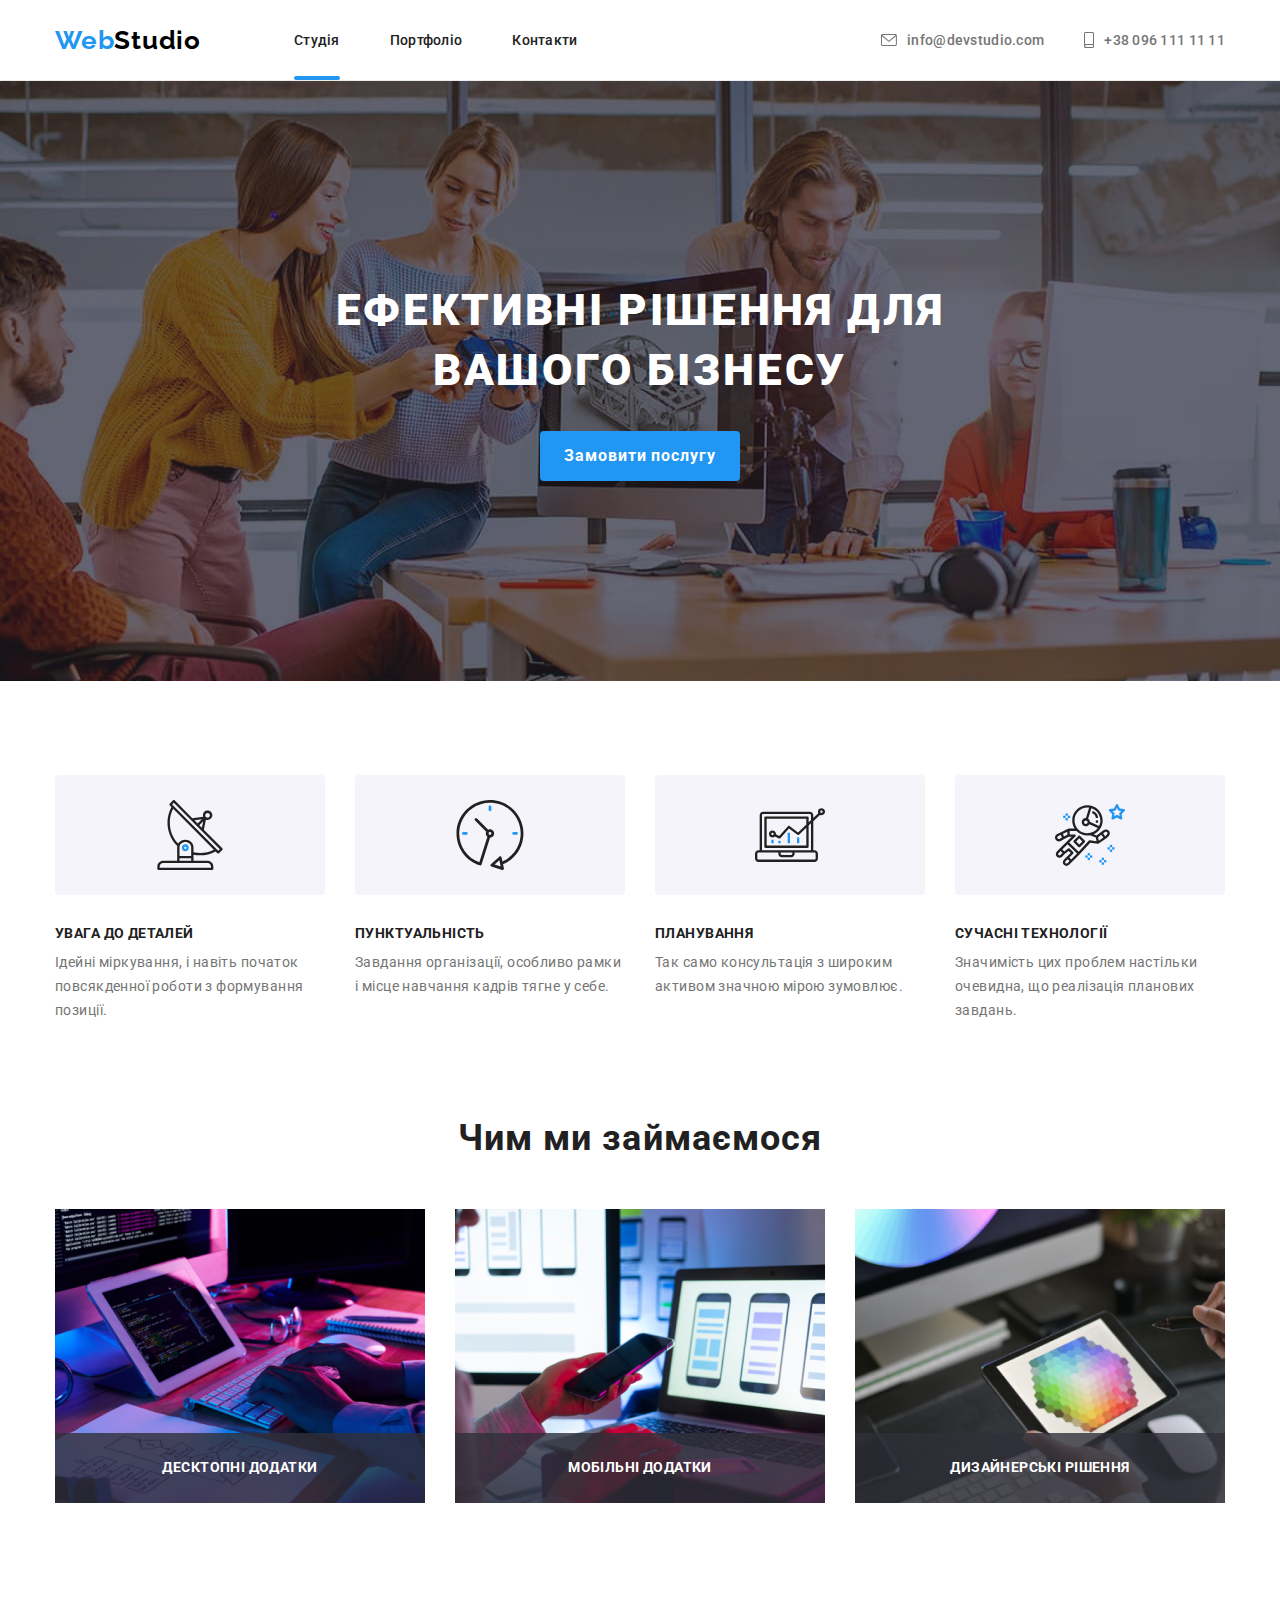
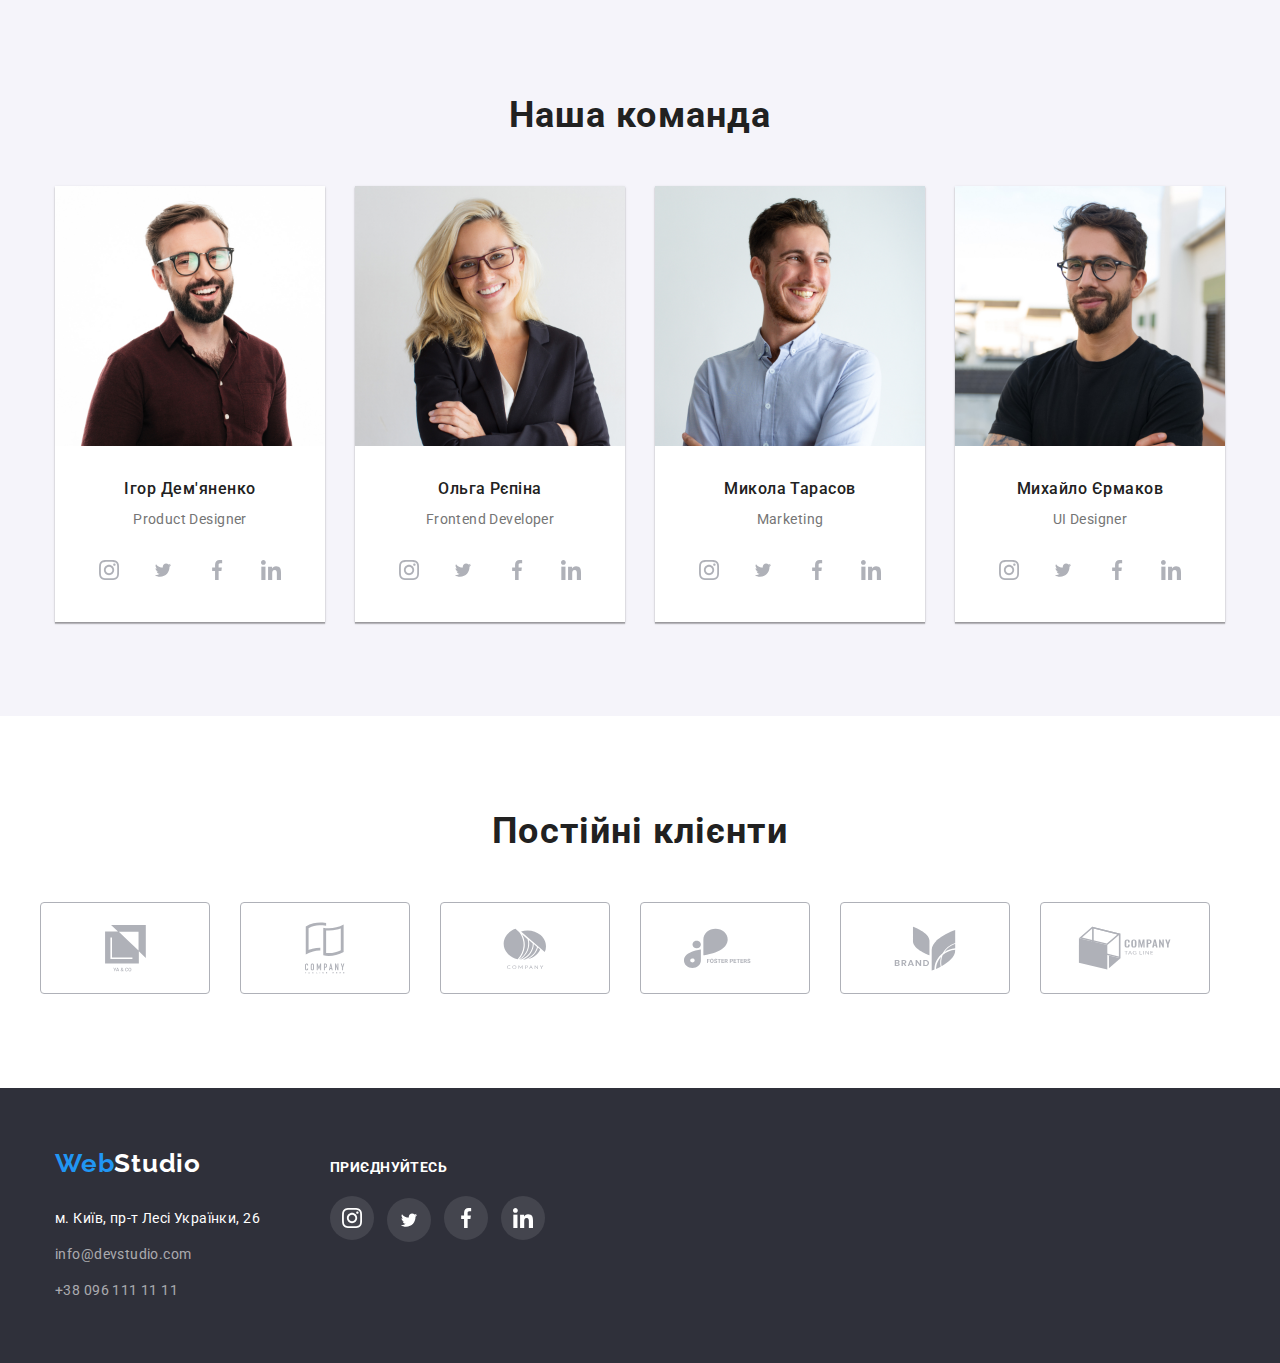
<file: index.html>
<!DOCTYPE html>
<html lang="en">
 <head>
    <meta charset="UTF-8">
    <meta http-equiv="X-UA-Compatible" content="IE=edge">
    <meta name="viewport" content="width=device-width, initial-scale=1.0">
    <title>Document</title>
    <link rel="preconnect" href="https://fonts.googleapis.com">
<link rel="preconnect" href="https://fonts.gstatic.com" crossorigin>
<link href="https://fonts.googleapis.com/css2?family=Raleway:wght@700&family=Roboto:wght@400;500;700;900&display=swap" rel="stylesheet">
<link rel="stylesheet" href="https://cdnjs.cloudflare.com/ajax/libs/modern-normalize/1.1.0/modern-normalize.min.css">
    <link rel="stylesheet" href="./css/styles.css">
    
 </head>
 <body>
     <!--Шапка-->
       <header class="page-header">
        <div class="container main-nav">
        <a class="logotip" href="./index.html"> <span class="logo">Web</span>Studio</a>
    <nav>
    <ul class="site-nav">
        <li class="item"><a href="./index.html" class="menu-items current">Студія</a></li>
        <li class="item"><a href="./portfolio.html" class="menu-items">Портфоліо</a></li>
        <li class="item"><a href="" class="menu-items">Контакти</a></li>
    </ul>
    </nav>
    <ul class="auth-nav">
        <li class="item">
            <a href="info@devstudio.com" class="link">
                <svg class="auth-nav-icon" width="16" height="12">
                <use href="./images/icons.svg#icon-envelope"></use>
                </svg>
                info@devstudio.com</a> </li>
        <li class="item">
            <a href="+380961111111" class="link">
                <svg class="auth-nav-icon" width="10" height="16">
                <use href="./images/icons.svg#icon-smartphone"></use>
            </svg>
                +38 096 111 11 11</a></li>
    </ul>
     </div>
       </header>
   <!--Тіло-->
   <main >
    <!--Герой-->
    <section class="hero">
        <div class="container">
            <h1 class="hero-title">Ефективні рішення для <br> вашого бізнесу</h1>
            <button data-modal-open class="button" type="button">Замовити послугу</button>
        </div>
    </section>

   <!--Особливості-->
    <section class="section features">  
        <div class="container ">
     <ul class="preference">
        <li class="preference-list">
           <div class="preference-list icon">
            <svg width="70" height="70">
                <use href="./images/icons.svg#icon-antenna"></use>
            </svg>
           </div>
            <h3 class="title-item">Увага до деталей</h3>
        <p class="text">Ідейні міркування, і навіть початок повсякденної роботи з формування позиції.</p>
        </li>
        <li class="preference-list">
            <div class="preference-list icon">
                <svg width="70" height="70">
                    <use href="./images/icons.svg#icon-clock"></use>
                </svg>
            </div>
            <h3 class="title-item">Пунктуальність</h3>
        <p class="text">Завдання організації, особливо рамки і місце навчання кадрів тягне у себе.</p>
        </li>
        <li class="preference-list">
            <div class="preference-list icon">
            <svg width="70" height="70">
                <use href="./images/icons.svg#icon-diagram"></use>
            </svg>
            </div>
            <h3 class="title-item">Планування</h3>
        <p class="text">Так само консультація з широким активом значною мірою зумовлює.</p> 
        </li>
        <li class="preference-list">
            <div class="preference-list icon">
            <svg width="70" height="70">
                <use href="./images/icons.svg#icon-astronaut"></use>
            </svg>
            </div>
            <h3 class="title-item">Сучасні технології</h3>
        <p class="text">Значимість цих проблем настільки очевидна, що реалізація планових завдань.</p>
        </li>
     </ul>
     </div>
    </section>
    <!--Чим ми займаємося-->
    <section class="section">
        <div class="container">
        <h2 class="section-title">Чим ми займаємося</h2>
        <ul class="photo-section">
            <li class="photo"> 
                <img src="./images/box1.jpg" alt="написання html" width="370" height="294">
             <div class="label">
                <p class="label-text">Десктопні додатки</p>
             </div>
            </li>
            <li class="photo">
                <img src="./images/box2.jpg" alt="адаптація під мобільні пристрої" width="370">
            <div class="label">
                <p class="label-text">Мобільні додатки</p>
            </div>
            </li>
            <li class="photo">
                <img src="./images/img2.jpg" alt="розробка дизайну" width="370">
            <div class="label">
                <p class="label-text">Дизайнерські рішення</p>
            </div>
            </li>
        </ul>
    </div>
    </section>
    <!--Наша команда-->
    <section class="section-team">
        <div class="container">
        <h2 class="section-title">Наша команда</h2>
        <ul class="main-team">
            <li class="card">
                <img src="./images/img-3.jpg" alt="фото дизайнера" width="270">
                <div class="bottom-card">
                    <h3 class="title">Ігор Дем'яненко</h3>
                <p class="text-card">Product Designer</p>
                <div class="card-links">
                    <a class="card-logo " href=""><svg class="card-social-logo" width="20" height="20">
                        <use href="./images/icons.svg#icon-instagram"></use>
                    </svg></a>
                    <a class="card-logo" href=""><svg class="card-social-logo" width="20" height="16.25">
                            <use href="./images/icons.svg#icon-twitter"></use>
                        </svg></a>
                        <a class="card-logo" href=""><svg class="card-social-logo" width="20" height="20">
                                <use href="./images/icons.svg#icon-facebook"></use>
                            </svg></a>
                            <a class="card-logo" href=""><svg class="card-social-logo" width="20" height="20">
                                    <use href="./images/icons.svg#icon-linkedin"></use>
                                </svg></a>
                </div>
                </div>
            </li>
            <li class="card">
                <img src="./images/img-2.jpg" alt=" фото розробника" width="270">
                <div class="bottom-card">
                    <h3 class="title">Ольга Рєпіна</h3>
                <p class="text-card">Frontend Developer</p>
                <div class="card-links">
                    <a class="card-logo " href=""><svg class="card-social-logo" width="20" height="20">
                            <use href="./images/icons.svg#icon-instagram"></use>
                        </svg></a>
                    <a class="card-logo" href=""><svg class="card-social-logo" width="20" height="16.25">
                            <use href="./images/icons.svg#icon-twitter"></use>
                        </svg></a>
                    <a class="card-logo" href=""><svg class="card-social-logo" width="20" height="20">
                            <use href="./images/icons.svg#icon-facebook"></use>
                        </svg></a>
                    <a class="card-logo" href=""><svg class="card-social-logo" width="20" height="20">
                            <use href="./images/icons.svg#icon-linkedin"></use>
                        </svg></a>
                </div>
                </div>
            </li>
            <li class="card">
                <img src="./images/img-1.jpg" alt="фото маркетолога" width="270">
               <div class="bottom-card">
                <h3 class="title">Микола Тарасов</h3>
                <p class="text-card">Marketing</p>
                <div class="card-links">
                    <a class="card-logo " href=""><svg class="card-social-logo" width="20" height="20">
                            <use href="./images/icons.svg#icon-instagram"></use>
                        </svg></a>
                    <a class="card-logo" href=""><svg class="card-social-logo" width="20" height="16.25">
                            <use href="./images/icons.svg#icon-twitter"></use>
                        </svg></a>
                    <a class="card-logo" href=""><svg class="card-social-logo" width="20" height="20">
                            <use href="./images/icons.svg#icon-facebook"></use>
                        </svg></a>
                    <a class="card-logo" href=""><svg class="card-social-logo" width="20" height="20">
                            <use href="./images/icons.svg#icon-linkedin"></use>
                        </svg></a>
                </div>
               </div>
            </li>
            <li class="card">
                <img src="./images/img.jpg" alt="фото дизайнера" width="270">
               <div class="bottom-card">
                <h3 class="title">Михайло Єрмаков</h3>
                <p class="text-card">UI Designer</p>
                <div class="card-links">
                    <a class="card-logo " href=""><svg class="card-social-logo" width="20" height="20">
                            <use href="./images/icons.svg#icon-instagram"></use>
                        </svg></a>
                    <a class="card-logo" href=""><svg class="card-social-logo" width="20" height="16.25">
                            <use href="./images/icons.svg#icon-twitter"></use>
                        </svg></a>
                    <a class="card-logo" href=""><svg class="card-social-logo" width="20" height="20">
                            <use href="./images/icons.svg#icon-facebook"></use>
                        </svg></a>
                    <a class="card-logo" href=""><svg class="card-social-logo" width="20" height="20">
                            <use href="./images/icons.svg#icon-linkedin"></use>
                        </svg></a>
                </div>
               </div>
            </li>
        </ul>
     </div>
    </section>
    <section class="section">
        <div class="container">
            <h2 class="section-title">Постійні клієнти</h2>
            <!-- usual client -->
            <ul class="company-list">
                <li >
                    <button class="company">
                    <svg width="41" height="46.7">
                        <use href="./images/icons.svg#icon-Union"></use>
                    </svg>
                </li>
                <li>
                    <button class="company">
                    <svg width="40" height="52">
                        <use href="./images/icons.svg#icon-tagline-hare"></use>
                
                    </svg>
                    </button>
                </li>
                <li>
                    <button class="company">
                    <svg width="43.46" height="41.18">
                        <use href="./images/icons.svg#icon-company"></use>
                
                    </svg>
                    </button>
                </li>
                <li>
                    <button class="company">
                    <svg width="84.44" height="40.62">
                        <use href="./images/icons.svg#icon-foster-peters"></use>
                    </svg>
                    </button>
                </li>
                <li>
                    <button class="company">
                    <svg width="62.54" height="45.43">
                        <use href="./images/icons.svg#icon-brand"></use>
                
                    </svg>
                    </button>
                </li>
                <li>
                    <button class="company">
                    <svg width="93.79" height="43.93">
                        <use href="./images/icons.svg#icon-tag-line"></use>
                
                    </svg>
                    </button>
                </li>
            </ul>
        </div>
    </section>
   </main>
    <!--Підвал-->
    <footer class="footers">
        <div class="container foot">
            <div class="footer-column">
        <a class="footer-logo" href="./index.html"> <span class="logo">Web</span>Studio</a>
       <address class="adres-footer">
       <p class="adres">м. Київ, пр-т Лесі Українки, 26</p>
       <a href="info@devstudio.com" class="link-footer">info@devstudio.com</a> <br>
       <a href="+380961111111" class="link-footer">+38 096 111 11 11</a>
       </address> 
    </div>
    <!-- social link -->
    <div class="join-in">
        <p class="text-footer">Приєднуйтесь</p>
        <div class="social-blok">
        <a class="social-footer" href=""><svg class="social-link" width="20" height="20">
                <use href="./images/icons.svg#icon-instagram"></use>
            </svg></a>
        <a class="social-footer" href=""><svg class="social-link" width="20" height="16.25">
                <use href="./images/icons.svg#icon-twitter"></use>
            </svg></a>
        <a class="social-footer" href=""><svg class="social-link" width="20" height="20">
                <use href="./images/icons.svg#icon-facebook"></use>
            </svg></a>
        <a class="social-footer" href=""><svg class="social-link" width="20" height="20">
                <use href="./images/icons.svg#icon-linkedin"></use>
            </svg></a>
           
    </div> 
    </div>
    </div>
    </footer>
    <div class="backdrop is-hidden" data-modal>
        <div class="modal">
            <button data-modal-close class="modal-button">
                <svg width="11" height="11">
                    <use href="./images/icons.svg#icon-close-black"></use>
                </svg>
            </button>
        </div>
    </div>
    <script src="./modal.js"></script>
 </body>
</html>
</file>
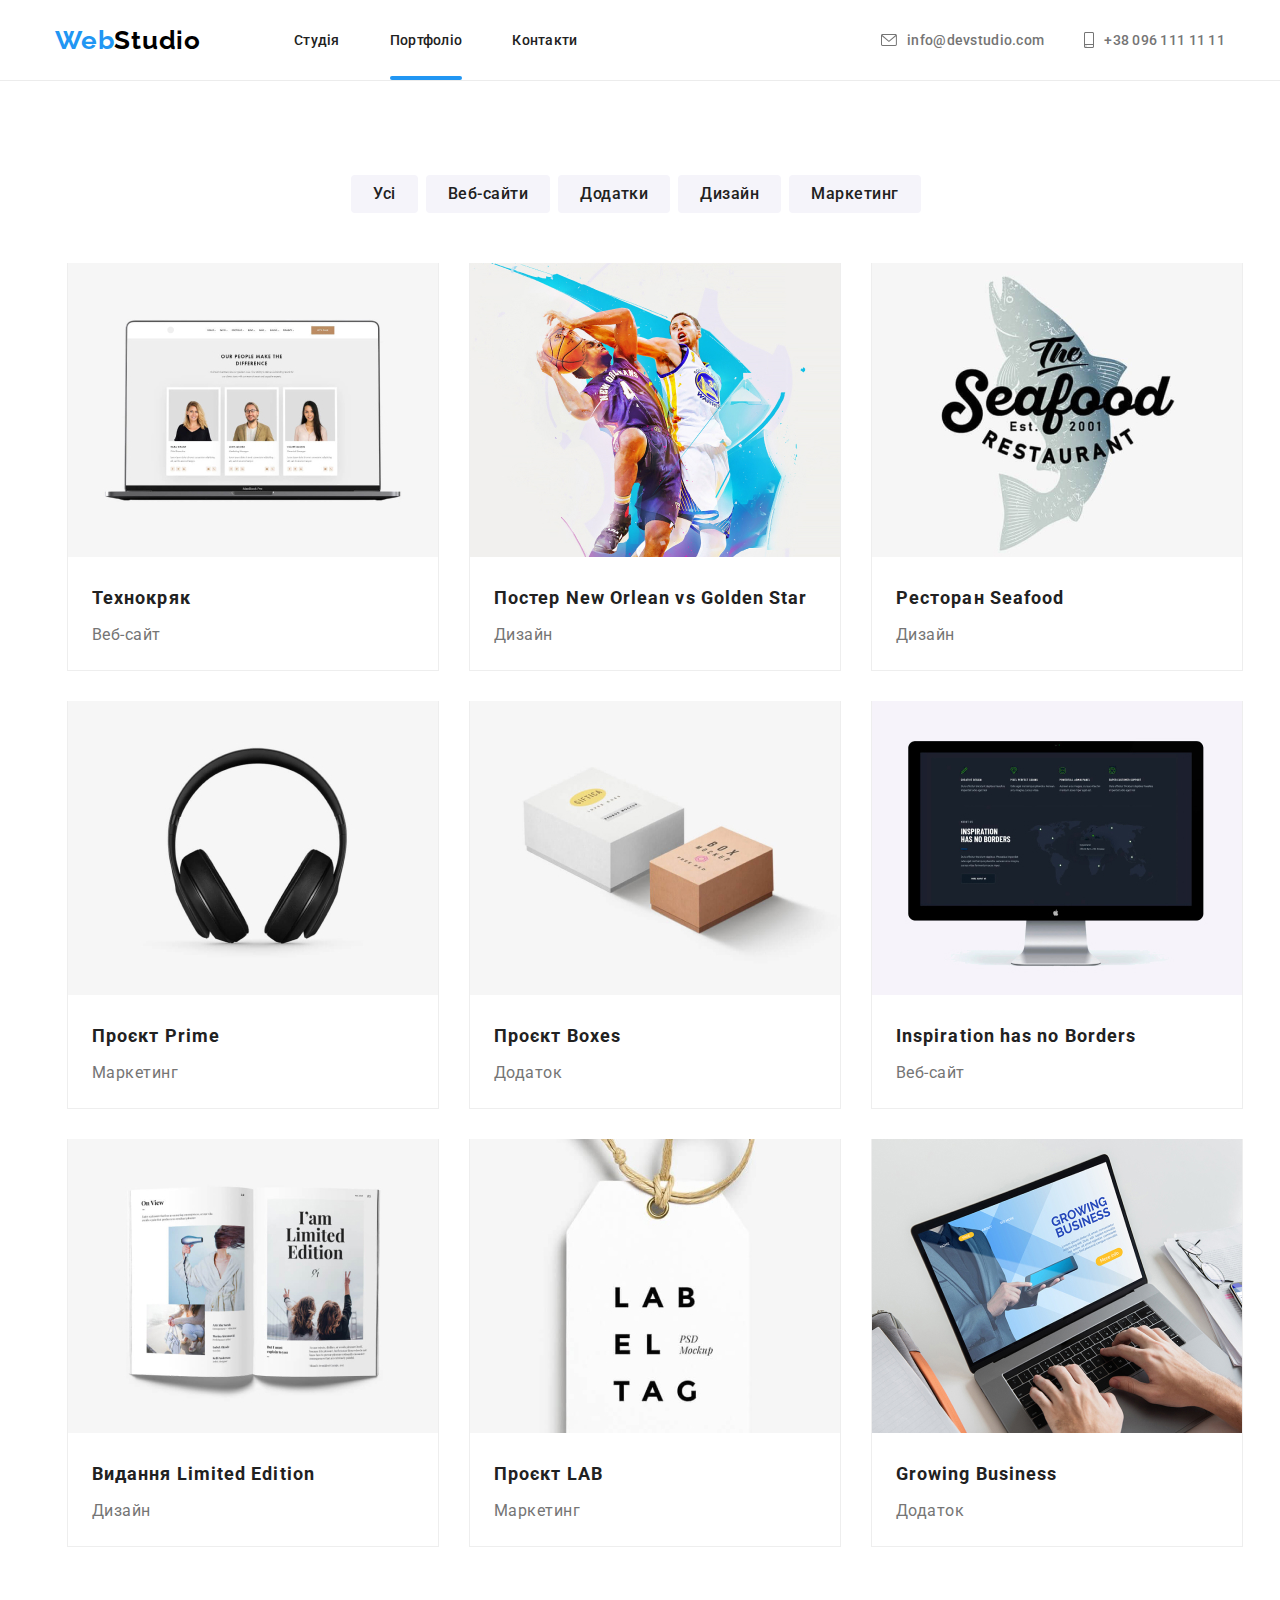
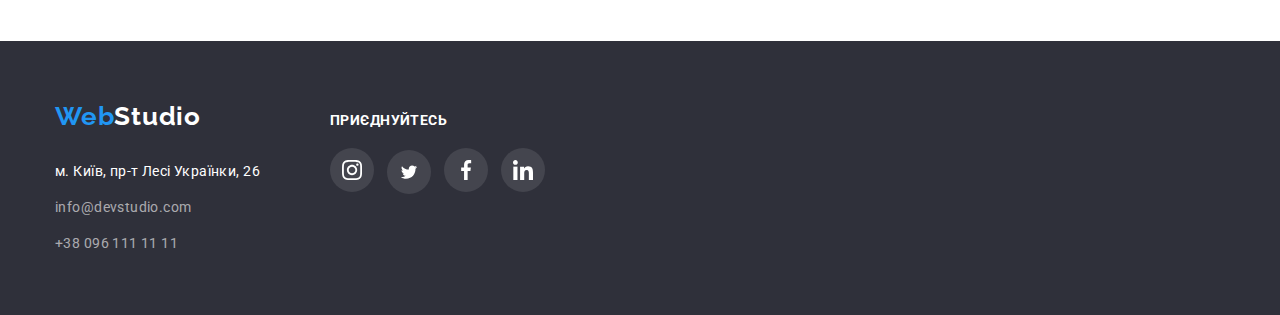
<file: portfolio.html>
<!DOCTYPE html>
<html lang="en">
<head>
    <meta charset="UTF-8">
    <meta http-equiv="X-UA-Compatible" content="IE=edge">
    <meta name="viewport" content="width=device-width, initial-scale=1.0">
    <title>Document</title>
    <link rel="preconnect" href="https://fonts.googleapis.com">
    <link rel="preconnect" href="https://fonts.gstatic.com" crossorigin>
    <link href="https://fonts.googleapis.com/css2?family=Raleway:wght@700&family=Roboto:wght@400;500;700;900&display=swap" rel="stylesheet">
    <link rel="stylesheet" href="./css/styles.css">
</head>
<body>
     <!--Шапка-->
        <header class="page-header">
            <div class="container main-nav">
                <a class="logotip" href="./index.html"> <span class="logo">Web</span>Studio</a>
                <nav>
                    <ul class="site-nav">
                        <li class="item"><a href="./index.html" class="menu-items">Студія</a></li>
                        <li class="item"><a href="./portfolio.html" class="menu-items current">Портфоліо</a></li>
                        <li class="item"><a href="" class="menu-items">Контакти</a></li>
                    </ul>
                </nav>
                <ul class="auth-nav">
                    <li class="item">
                        <a class="link" href="info@devstudio.com" >
                            <svg class="auth-nav-icon" width="16" height="12">
                                <use href="./images/icons.svg#icon-envelope"></use>
                            </svg>
                            info@devstudio.com</a>
                    </li>
                    <li class="item">
                        <a class="link" href="+380961111111" >
                            <svg class="auth-nav-icon" width="10" height="16">
                                <use href="./images/icons.svg#icon-smartphone"></use>
                            </svg>
                            +38 096 111 11 11</a>
                    </li>
                </ul>
            </div>
        </header>
        <!-- content -->
   <main class="content">
    <section class="section">
        <div class="container">
            <!-- button -->
        <ul class="buttons">
            <li class="buttons-list"><button class="button-item" type="button">Усі</button></li>
            <li class="buttons-list"><button class="button-item" type="button">Веб-сайти</button></li>
            <li class="buttons-list"><button class="button-item" type="button">Додатки</button></li>
            <li class="buttons-list"><button class="button-item" type="button">Дизайн</button></li>
            <li class="buttons-list"><button class="button-item" type="button">Маркетинг</button></li>
        </ul>
        <!-- card -->
        <ul class="main-list">
            <li class="bottom-list item">
                <a class="portfolio-link" href="">
                    <div class="portfolio-thumb">
                        <p class="overlay-text">Ресурс пропонує комплексні пропозиції з різним рівнем функціоналу та сервісів. Все це
                            дозволить
                            відвідувачу отримати
                            вичерпні відомості про компанію чи приватну особу.</p>
                        <img class="image" src="./images/fon.jpg" alt="Зображення працівників на екрані компютера" width="370" height="294">
                    </div>
                
                    <div class="portfolio-text">
                        <h3 class="small-title">Технокряк </h3>
                        <p class="small-text">Веб-сайт</p>
                    </div>
                </a>     
            </li>
            <li class="bottom-list item">
            <a class="portfolio-link" href="">
            
                    <div class="portfolio-thumb">
                    <p class="overlay-text">Ресурс пропонує комплексні пропозиції з різним рівнем функціоналу та сервісів. Все це дозволить
                        відвідувачу отримати
                        вичерпні відомості про компанію чи приватну особу.</p>
                <img src="./images/fon1.jpg" alt="Постер New Orlean vs Golden Star" width="370" height="294">
                </div>
                
                <div class="portfolio-text">
                <h3 class="small-title" >Постер New Orlean vs Golden Star </h3>
                 <p class="small-text" >Дизайн</p>
                </div>
            </a>
            </li>
            <li class="bottom-list item">
                <a class="portfolio-link" href="">
                
                    <div class="portfolio-thumb">
                        <p class="overlay-text">Ресурс пропонує комплексні пропозиції з різним рівнем функціоналу та сервісів. Все це
                            дозволить
                            відвідувачу отримати
                            вичерпні відомості про компанію чи приватну особу.</p>
                <img src="./images/fon2.jpg" alt="Лого ресторану Seafood" width="370" height="294">
                </div>
                
                <div class="portfolio-text">
                <h3 class="small-title" >Ресторан Seafood </h3>
                 <p class="small-text" >Дизайн</p>
                </div>
                </a>
            </li>
            <li class="bottom-list item">
                    <a class="portfolio-link" href="">
                    
                        <div class="portfolio-thumb">
                            <p class="overlay-text">Ресурс пропонує комплексні пропозиції з різним рівнем функціоналу та сервісів. Все це
                                дозволить
                                відвідувачу отримати
                                вичерпні відомості про компанію чи приватну особу.</p>
                <img src="./images/fon3.jpg" alt="Навушники" width="370" height="294">
                </div>
                
                <div class="portfolio-text">
                <h3 class="small-title" >Проєкт Prime </h3>
                 <p class="small-text" >Маркетинг</p>
                </div>
                </a>
            </li>
            <li class="bottom-list item">
                <a class="portfolio-link" href="">
                
                    <div class="portfolio-thumb">
                        <p class="overlay-text">Ресурс пропонує комплексні пропозиції з різним рівнем функціоналу та сервісів. Все це
                            дозволить
                            відвідувачу отримати
                            вичерпні відомості про компанію чи приватну особу.</p>
                <img src="./images/fon4.jpg" alt="Біла та коричнева коробки на столі" width="370" height="294">
                </div>
                
                <div class="portfolio-text">
                <h3 class="small-title" >Проєкт Boxes </h3>
                 <p class="small-text" >Додаток</p>
                </div>
                </a>
            </li>
            <li class="bottom-list item">
                <a class="portfolio-link" href="">
                
                    <div class="portfolio-thumb">
                        <p class="overlay-text">Ресурс пропонує комплексні пропозиції з різним рівнем функціоналу та сервісів. Все це
                            дозволить
                            відвідувачу отримати
                            вичерпні відомості про компанію чи приватну особу.</p>
                <img src="./images/fon5.jpg" alt="Постер New Orlean vs Golden Star" width="370" height="294"> 
                </div>
                
                <div class="portfolio-text">
                <h3 class="small-title" >Inspiration has no Borders </h3>
                 <p class="small-text" >Веб-сайт</p>
                </div>
                </a>
            </li>
            <li class="bottom-list item">
                <a class="portfolio-link" href="">
                
                    <div class="portfolio-thumb">
                        <p class="overlay-text">Ресурс пропонує комплексні пропозиції з різним рівнем функціоналу та сервісів. Все це
                            дозволить
                            відвідувачу отримати
                            вичерпні відомості про компанію чи приватну особу.</p>
                <img src="./images/fon6.jpg" alt="Зображення видання Limited Edition" width="370" height="294">
            </div>
            
            <div class="portfolio-text">
                <h3 class="small-title" >Видання Limited Edition </h3>
                 <p class="small-text" >Дизайн</p>
                </div>
                </a>
            </li>
            <li class="bottom-list item">
                <a class="portfolio-link" href="">
                
                    <div class="portfolio-thumb">
                        <p class="overlay-text">Ресурс пропонує комплексні пропозиції з різним рівнем функціоналу та сервісів. Все це
                            дозволить
                            відвідувачу отримати
                            вичерпні відомості про компанію чи приватну особу.</p>
                <img src="./images/fon7.jpg" alt="Постер LAB" width="370" height="294">
                </div>
                
                <div class="portfolio-text">
                <h3 class="small-title" >Проєкт LAB </h3>
                 <p class="small-text" >Маркетинг</p>
                </div>
                </a>
            </li>
            <li class="bottom-list item">
                <a class="portfolio-link" href="">
                
                    <div class="portfolio-thumb">
                        <p class="overlay-text">Ресурс пропонує комплексні пропозиції з різним рівнем функціоналу та сервісів. Все це
                            дозволить
                            відвідувачу отримати
                            вичерпні відомості про компанію чи приватну особу.</p>
                <img src="./images/fon8.jpg" alt="Ноутбук" width="370" height="294">
                </div>
                
                <div class="portfolio-text">
                <h3 class="small-title" >Growing Business </h3>
                 <p class="small-text" >Додаток</p>
                </div>
                </a>
            </li>
        </ul>
    </div>
      </section>
   </main>
   <!--Підвал-->
<footer class="footers">
    <div class="container foot">
        <div class="footer-column">
            <a class="footer-logo" href="./index.html"> <span class="logo">Web</span>Studio</a>
            <address class="adres-footer">
                <p class="adres">м. Київ, пр-т Лесі Українки, 26</p>
                <a href="info@devstudio.com" class="link-footer">info@devstudio.com</a> <br>
                <a href="+380961111111" class="link-footer">+38 096 111 11 11</a>
            </address>
        </div>
        <!-- social -->
        <div class="join-in">
            <p class="text-footer">Приєднуйтесь</p>
            <div class="social-blok">
                <a class="social-footer" href=""><svg class="social-link" width="20" height="20">
                        <use href="./images/icons.svg#icon-instagram"></use>
                    </svg></a>
                <a class="social-footer" href=""><svg class="social-link" width="20" height="16.25">
                        <use href="./images/icons.svg#icon-twitter"></use>
                    </svg></a>
                <a class="social-footer" href=""><svg class="social-link" width="20" height="20">
                        <use href="./images/icons.svg#icon-facebook"></use>
                    </svg></a>
                <a class="social-footer" href=""><svg class="social-link" width="20" height="20">
                        <use href="./images/icons.svg#icon-linkedin"></use>
                    </svg></a>

            </div>
        </div>
    </div>
</footer>
</body>
</html>
</file>
<file: css/styles.css>
:root {
   --primary-text-color:#212121;
   --secondary-text-color:#757575;
   --activ-text-color:#2196F3;
   --hero-text-color:#FFFFFF;
   --primery-background-color:Frgba(255, 255, 255, 1);
   --hero-background-color:#2F303A;
   --header-background-color:#FFFFFF;
   --section-background-color:#F5F4FA;
   --footer-link-color:rgba(255, 255, 255, 0.6);
}
html{
    box-sizing: border-box;
}
*,
*::before,
*::after{
    box-sizing:inherit;
}
   /* header */

   .container{
    width: 1200px;
    padding-right: 15px;
    padding-left: 15px;
    margin: 0 auto;
   }
 .page-header {
    background-color: var(--header-background-color);
    border-bottom: 1px solid #ECECEC;
    
 }
 .main-nav{
    display: flex;
    align-items: center;
 }

 .logo{
    color: var(--activ-text-color);
 }
 .logotip{
    font-family: 'Raleway', sans-serif;
    font-weight: 700;
    font-size: 26px;
    line-height: 1.17;
    color: #000000;
    letter-spacing: 0.03em;
  text-decoration: none;
  margin-right: 93px;
 }
 ul{
    list-style: none;
    padding: 0;
    margin: 0;
 }
 h1,h2,h3,p{
    padding: 0;
    margin: 0; 
 }
 .site-nav{
    display: flex;
    margin-right: auto;
 }
 .menu-items.current::after{
    position: absolute;
    bottom: 0;
    left: 0;
    content: "";
        width: 100%;
        height: 4px;
    background-color: var(--activ-text-color);
    border-radius: 2px;
 }

 .menu-items:hover::after,
 .menu-items:focus:after
{
    position: absolute;
    bottom: 0;
    left: 0;
    content: "";
        width: 100%;
        height: 4px;
    background-color: var(--activ-text-color);
    border-radius: 2px;
 }
 .site-nav .item:not(:last-child) {
margin-right: 50px;
 }
 .menu-items{
    position: relative;
    display: block;
    padding-top: 32px;
    padding-bottom: 32px;
    font-weight: 500;
    line-height: 1.17;
    letter-spacing: 0.02em;
  color: var(--primary-text-color); 
  text-decoration: none;

  transition-property: color;
  transition-duration: 250ms;
  transition-timing-function: cubic-bezier(0.4, 0, 0.2, 1);
 }
 .menu-items:hover,
 .menu-items:focus{
    color: var(--activ-text-color);
 }
 .auth-nav{
    display: flex;
    margin-left: auto;
 }
 .auth-nav .item:not(:last-child){
    margin-right: 40px;
 }
 .auth-nav-icon{
    display: flex;
    justify-content: center;
    align-items: center;
    margin-right: 10px;
    fill: currentColor;

   
 }
 .auth-nav-icon:hover,
 .auth-nav-icon:focus{
    color: var(--activ-text-color);
 }
 .link{
    font-weight: 500;
    padding-top: 32px;
    padding-bottom: 32px;
    font-style: normal;
    color: var(--secondary-text-color);
    text-decoration: none;
    letter-spacing: 0.02em;
    line-height: 1.17;
    display: flex;
        justify-content: center;
        align-items: center;
        transition-property: color;
            transition-duration: 250ms;
            transition-timing-function: cubic-bezier(0.4, 0, 0.2, 1);
 }
 .link:hover,
 .link:focus{
    color: var(--activ-text-color);

    
 }
/* body */

body{
    color: var(--primary-text-color);
    font-family: 'Roboto', sans-serif;
    font-size: 14px;
    cursor: default;
    padding: 0;
    margin: 0; 
}

/* hero */

.hero{
    background-color: var(--hero-background-color) ;
    background-image: linear-gradient(rgba(47, 48, 58, 0.4), rgba(47, 48, 58, 0.4)), url(../images/Img\ \(3\).jpg);
    background-repeat: no-repeat;
    background-position: center;
    text-align: center;
    padding-bottom: 200px;
    padding-top: 200px;
   
}
.hero-title{
    color: var(--hero-text-color);
    font-weight: 900;
    text-transform: uppercase;
    font-size: 44px;
    line-height: 1.36;
    letter-spacing: 0.06em;
    margin-bottom: 30px;
}
/* button */

.button{
    font-family: inherit;
    font-weight: 700;
    font-size: 16px;
    line-height: 1.87;
    text-align: center;
    letter-spacing: 0.06em;
    color: var(--hero-text-color);
    background-color: var(--activ-text-color);
    cursor: pointer;
    border-radius: 4px;
    padding: 10px 24px;
    border: 0px;
    min-width: 200px;

  

}
.backdrop{
    position: fixed;
    top: 0;
    left: 0;
    width: 100%;
    height: 100%;
    background-color: rgba(0, 0, 0, 0.2);
    transition-property: opacity;
        transition-duration: 250ms;
        transition-timing-function: cubic-bezier(0.4, 0, 0.2, 1);

}
.backdrop.is-hidden{
    opacity: 0;
    pointer-events: none;

}
.modal{
    position: relative;
    height: 581px;
    width: 528px;
    background-color: var(--header-background-color);
    position: absolute;
    top: 50%;
    left: 50%;
    transform: translate(-50%, -50%);
    box-shadow: 0px 1px 3px rgba(0, 0, 0, 0.12), 0px 1px 1px rgba(0, 0, 0, 0.14), 0px 2px 1px rgba(0, 0, 0, 0.2);
        border-radius: 4px;
}
.modal-button{
    position: absolute;
   top: 8px;
   right: 8px;
display: inline-flex;
    justify-content: center;
    align-items: center;
    width: 30px;
    height: 30px;
    border: 1px solid rgba(0, 0, 0, 0.1);
    border-radius: 50%;
    background-color: var(--header-background-color);

}
/* .social-footer {
    display: inline-flex;
    justify-content: center;
    align-items: center;
    width: 44px;
    height: 44px;
    border-radius: 50%;
    color: var(--hero-text-color);
    background-color: rgba(255, 255, 255, 0.1);
    ;
} */
/* section */

.section{
    background-color: var(--primery-background-color);
    padding-top: 94px;
    padding-bottom: 94px;
   
}
.features{
padding-bottom: 0;
}
.preference{
    display: flex;
}
.preference-list{
    width: 270px;
}
.preference-list:not(:last-child){
    margin-right: 30px;
}
.preference-list .icon{
    width: 270px;
    height: 120px;
    background-color: var(--section-background-color);
    border-radius: 4px;
    margin-bottom: 30px;
    display: flex; 
    justify-content: center;
    align-items: center;

   
}
/* .preference-list::before{
    display: block;
    content: "";
    height: 120px;
    background-size: contain;
    background-repeat: no-repeat;
    background-position: center;
    border-radius: 4px;
background-color:rgba(245, 244, 250, 1);
margin-bottom: 30px;
} */
.title-item{
    font-weight: 700;
    font-size: 14px;
    text-transform: uppercase;   
    letter-spacing: 0.03em;
    line-height: 1.17;
    margin-bottom: 10px;
}
.section-title{
    font-weight: 700; 
    text-align: center;
    font-size: 36px;
    letter-spacing: 0.03em;
    line-height: 1.17;
    margin-bottom: 50px;
}
.photo-section{
   display: flex; 
}
.photo{
    margin-right: 30px;
    position: relative;
}
.photo:nth-child(3n){
    margin-right: o;
}
.label{
    position: absolute;
    height: 70px;
    width: 100%;
    background-color: rgba(47, 48, 58, 0.8);;

    bottom: 3px;
    right: 0;
   

}
.label-text{
    position: absolute;
    transform: translate(-50%, -50%);
    top: 50%;
    left: 50%;

    font-weight: 700;
    text-align: center;
    text-transform: uppercase;
    line-height: 1.14;
    letter-spacing: 0.03em;
    color: var(--header-background-color);
}
.text{
    color: var(--secondary-text-color);
    line-height: 1.71;
    letter-spacing: 0.03em;
    
   
}
.section-team{
    background-color: var(--section-background-color);
    padding-top: 94px;
    padding-bottom: 94px;
}
.title{
    font-weight: 500;
    font-size: 16px;
    letter-spacing: 0.03em;
    line-height: 1.18;
    margin-bottom: 10px;
}
.main-team{
    display: flex;
}

.card{
    background-color: rgba(255, 255, 255, 1);
    margin-right: 30px;
    box-shadow: 0px 1px 3px rgba(0, 0, 0, 0.12), 0px 1px 1px rgba(0, 0, 0, 0.14), 0px 2px 1px rgba(0, 0, 0, 0.2);
}
.card:nth-child(4n){
    margin-right: 0;
}
.text-card{
    color: var(--secondary-text-color);
    line-height: 1.71;
    letter-spacing: 0.03em;
}
.bottom-card{
    padding-top: 30px;
    padding-bottom: 30px;
    text-align: center; 
}
.card-links{
    display: flex;
        align-items: center;
        justify-content: center;
    margin-top: 16px;
}
.card-logo{
    display: flex;
    justify-content: center;
    align-items: center;
    width: 44px;
    height: 44px;
    border-radius: 50%;
    color: #AFB1B8; 
     
    
    transition-property: color, background-color;
        transition-duration: 250ms;
        transition-timing-function: cubic-bezier(0.4, 0, 0.2, 1);
}
.card-logo:hover,
.card-logo:focus{
    background-color: var(--activ-text-color);
    color: var(--header-background-color);
}

.card-social-logo{
fill: currentColor;
}
.card-logo:not(:last-child){
    margin-right: 10px;
}
.company-list{
    display: flex;
    justify-content: center;
    
}

.company{
    padding: 0 0;
    display: flex;
    cursor: pointer;
    border: 1px solid #AFB1B8;
    border-radius: 4px;
    width: 170px;
    height: 92px;
    margin-right: 30px;
    justify-content: center;
        align-items: center;
        fill: rgba(175, 177, 184, 1);
        background-color: var(--primery-background-color) ;

        transition-property: fill,border;
            transition-duration: 250ms;
            transition-timing-function: cubic-bezier(0.4, 0, 0.2, 1);
}
/* .company:not(:last-child) {
    margin-right: 30px;
}  */
.company:hover,
.company:focus{
    fill: var(--activ-text-color);
    border: 1px solid var(--activ-text-color)
}

/* footer */ 
.footers {
    display: flex;
    
    background-color: var(--hero-background-color);
    padding-top: 60px;
    padding-bottom: 60px;
}
.container.foot{
    display: flex;
    align-items: baseline;
}

.footer-column{
    display: inline-block;
}

.footer-logo {
    display: flex;

    font-family: 'Raleway', sans-serif;
    color: var(--header-background-color);
    text-decoration: none;
    font-weight: 700;
    font-size: 26px;
    letter-spacing: 0.03em;
    line-height: 1.18;
}

.adres-footer{
display: inline-block;
}

.adres {
    display: flex;
    font-style: normal;
    color: var(--header-background-color);
    font-size: 14px;
    line-height: 1.71;
    letter-spacing: 0.03em;
    margin-top: 28px;
}

.link-footer {
    display: inline-block;
    color: var(--footer-link-color);
    font-style: normal;
    line-height: 1.71;
    text-decoration: none;
    letter-spacing: 0.03em;
    margin-top: 12px;
}
.join-in{
    margin-left: 70px;
}
.text-footer{
    font-weight: 700;
    letter-spacing: 0.03em;
    line-height: 1.17;
    text-transform: uppercase;
    color: var(--header-background-color);

    margin-bottom: 20px;
}


.social-footer {
    display: inline-flex;
    justify-content: center;
    align-items: center;
    width: 44px;
    height: 44px;
    border-radius: 50%;
    color: var(--hero-text-color);
    background-color: rgba(255, 255, 255, 0.1);

    transition-property: background-color ;
    transition-timing-function: cubic-bezier(0.4, 0, 0.2, 1);
    transition-duration: 250ms;
}

.social-footer:hover,
.social-footer:focus {
    background-color: var(--activ-text-color);
   
}

.social-link {
    fill: currentColor;
}

.social-footer:not(:last-child) {
    margin-right: 10px;
}

/* portfolio */

.buttons{
    display: flex;
    justify-content: center;
    border: #000000;
}
.button-item {
    font-family: inherit;
    font-weight: 500;
    font-size: 16px;
    line-height: 1.62;
    letter-spacing: 0.03em;
    color: #212121;
    background-color: var(--section-background-color);
    border-radius: 4px;
    margin-right: 8px;
    padding-left: 22px;
    padding-top: 6px;
    padding-right: 22px;
    padding-bottom: 6px ;
    border: transparent;
  
    transition-property:color, background-color, box-shadow ;
    transition-duration: 250ms;
    transition-timing-function: cubic-bezier(0.4, 0, 0.2, 1);
}
.buttons-list:last-child{
    margin-right: 0;
}
.button-item:hover,
.button-item:focus{
    color: var( --hero-text-color);
    background-color: var(--activ-text-color);
    cursor: pointer;
    box-shadow: 0px 3px 1px rgba(0, 0, 0, 0.1), 0px 1px 2px rgba(0, 0, 0, 0.08), 0px 2px 2px rgba(0, 0, 0, 0.12);
}

.main-list{
    display: flex;
    flex-wrap: wrap;
    width: 1200px;
    justify-content: center;
    margin-top: 50px;
}

.main-list .item{
    margin-right: 30px;
    margin-bottom: 30px;    
}
.main-list .item:nth-child(3n+3) {
    margin-right: 0;
}
.main-list .item:nth-last-child(-n+3){
    margin-bottom: 0;
}
 
.portfolio-link{

    display: block;
    background-color: rgba(255, 255, 255, 1);
    text-decoration: none;
    border-bottom: 1px solid rgba(238, 238, 238, 1);
        border-left: 1px solid rgba(238, 238, 238, 1);
        border-right: 1px solid rgba(238, 238, 238, 1);
    transition-property: box-shadow;
        transition-duration: 250ms;
        transition-timing-function: cubic-bezier(0.4, 0, 0.2, 1);
       
}
.portfolio-link:hover{
        box-shadow: 0px 1px 1px rgba(0, 0, 0, 0.12), 0px 4px 4px rgba(0, 0, 0, 0.06), 1px 4px 6px rgba(0, 0, 0, 0.16);
}


.portfolio-thumb{
    position: relative;
    overflow: hidden;
}
.overlay-text{
    font-size: 18px;
    letter-spacing: 0.03em;
    line-height: 1.55;
    align-items: center;
    color: var(--header-background-color);
    padding: 63px 24px ;
    

    position: absolute;
    top: 0;
    left: 0;
    width: 100%;
    height: 100%;
    background-color: rgba(33, 150, 243, 0.9);
    transform: translateY(100%);
    transition-property: transform;
    transition-duration: 250ms;
    transition-timing-function: cubic-bezier(0.4, 0, 0.2, 1);
   

    
    
    
}
.portfolio-link:hover .overlay-text{
    transform: translateY(0);
  
   
    overflow: hidden;
}

.small-title{
    color: var(--primary-text-color);
    font-weight: 700;
    font-size: 18px;
    line-height: 2;
    letter-spacing: 0.06em;
    text-align: left;
    margin-top: 20px;
    margin-left: 24px;
   
}
.small-text{
color: var(--secondary-text-color);
font-size: 16px;
line-height: 1.87;
letter-spacing: 0.03em;
text-align: left;
margin-top: 4px;
margin-bottom: 20px;
margin-left: 24px;
}
</file>
